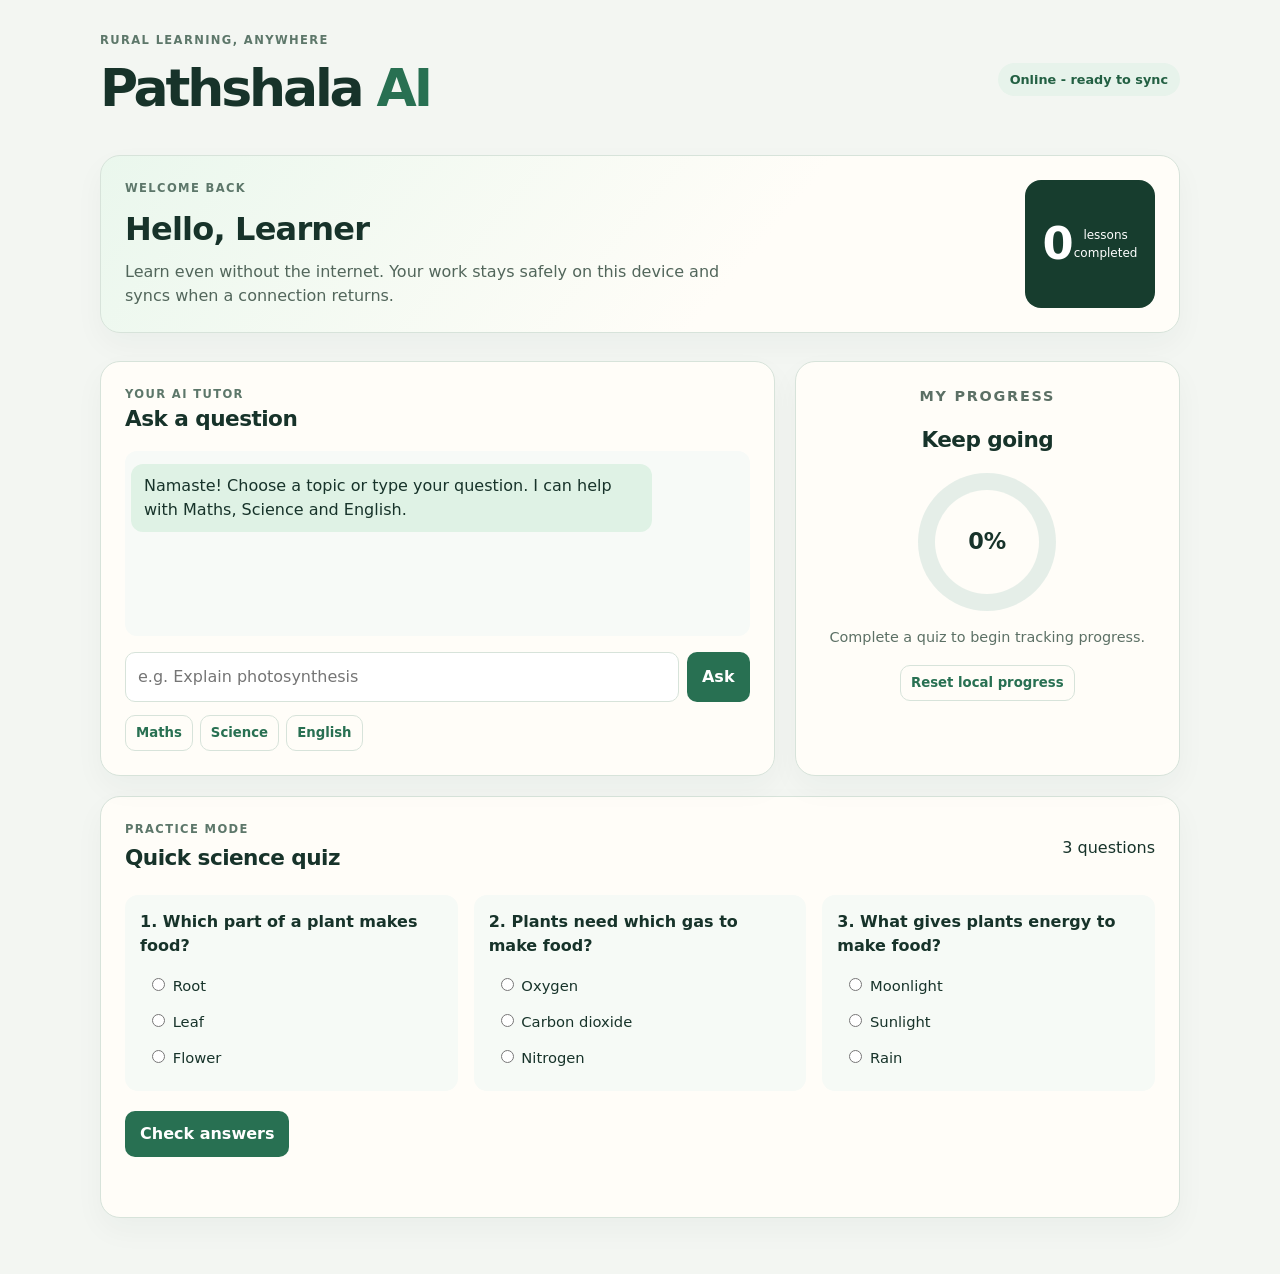
<file: industrial-project/index.html>
<!doctype html>
<html lang="en">
  <head>
    <meta charset="UTF-8" />
    <meta name="viewport" content="width=device-width, initial-scale=1.0" />
    <meta name="theme-color" content="#12372a" />
    <title>Pathshala AI - Offline Tutor</title>
    <link rel="manifest" href="manifest.webmanifest" />
    <link rel="stylesheet" href="styles.css" />
  </head>
  <body>
    <main class="app-shell">
      <header>
        <div>
          <p class="eyebrow">RURAL LEARNING, ANYWHERE</p>
          <h1>Pathshala <span>AI</span></h1>
        </div>
        <div class="connection" id="connectionStatus" aria-live="polite">Checking connection...</div>
      </header>

      <section class="hero card">
        <div>
          <p class="eyebrow">WELCOME BACK</p>
          <h2 id="studentGreeting">Hello, Learner</h2>
          <p>Learn even without the internet. Your work stays safely on this device and syncs when a connection returns.</p>
        </div>
        <div class="streak"><strong id="completedCount">0</strong><span>lessons<br />completed</span></div>
      </section>

      <section class="grid">
        <article class="card tutor-card">
          <p class="eyebrow">YOUR AI TUTOR</p>
          <h2>Ask a question</h2>
          <div class="chat" id="chat" aria-live="polite">
            <p class="message tutor">Namaste! Choose a topic or type your question. I can help with Maths, Science and English.</p>
          </div>
          <form id="questionForm">
            <label class="sr-only" for="question">Your question</label>
            <input id="question" autocomplete="off" placeholder="e.g. Explain photosynthesis" required />
            <button type="submit">Ask</button>
          </form>
          <div class="topic-pills">
            <button class="pill" data-question="Explain fractions with an example">Maths</button>
            <button class="pill" data-question="Explain photosynthesis simply">Science</button>
            <button class="pill" data-question="Help me make a sentence with beautiful">English</button>
          </div>
        </article>

        <aside class="card progress-card">
          <p class="eyebrow">MY PROGRESS</p>
          <h2>Keep going</h2>
          <div class="progress-ring"><span id="progressText">0%</span></div>
          <p id="progressNote">Complete a quiz to begin tracking progress.</p>
          <button class="secondary" id="resetProgress">Reset local progress</button>
        </aside>
      </section>

      <section class="card quiz-card">
        <div class="section-heading">
          <div><p class="eyebrow">PRACTICE MODE</p><h2>Quick science quiz</h2></div>
          <span id="quizStatus">3 questions</span>
        </div>
        <div id="quiz"></div>
        <button id="submitQuiz">Check answers</button>
        <p class="feedback" id="feedback" aria-live="polite"></p>
      </section>
    </main>
    <script src="app.js"></script>
  </body>
</html>
</file>
<file: industrial-project/styles.css>
:root { --ink:#17332a; --green:#287052; --mint:#e7f3eb; --paper:#fffdf8; --sun:#e8b548; --line:#d7e3da; }
* { box-sizing:border-box; } body { margin:0; background:#f3f6f2; color:var(--ink); font:16px/1.5 system-ui,-apple-system,"Segoe UI",sans-serif; }
.app-shell { width:min(1080px,calc(100% - 32px)); margin:0 auto; padding:32px 0 56px; } header,.section-heading { display:flex; justify-content:space-between; align-items:center; gap:16px; } h1,h2,p { margin:0; } h1 { font-size:clamp(2rem,5vw,3.25rem); letter-spacing:-.06em; } h1 span { color:var(--green); } h2 { font-size:1.35rem; letter-spacing:-.025em; } .eyebrow { font-size:.72rem; font-weight:800; letter-spacing:.12em; color:#5d776a; } .connection { border-radius:999px; padding:7px 12px; font-size:.8rem; font-weight:700; background:var(--mint); color:#236043; }.connection.offline { background:#fff1cf; color:#825d13; }
.card { background:var(--paper); border:1px solid var(--line); border-radius:20px; padding:24px; box-shadow:0 12px 30px #183f2b0a; } .hero { margin:28px 0; display:flex; justify-content:space-between; gap:24px; background:linear-gradient(130deg,#eaf7ed,#fffdf8 60%); } .hero h2 { font-size:2rem; margin:7px 0; } .hero p:not(.eyebrow) { max-width:610px; color:#52665b; } .streak { min-width:130px; display:flex; align-items:center; justify-content:center; border-radius:16px; background:#173d2e; color:white; text-align:center; }.streak strong { display:block; font-size:2.8rem; line-height:1; }.streak span { font-size:.75rem; }
.grid { display:grid; grid-template-columns:1.75fr 1fr; gap:20px; }.chat { height:185px; overflow:auto; margin:16px 0; padding:6px; background:#f7faf7; border-radius:12px; }.message { width:fit-content; max-width:85%; padding:10px 13px; margin:7px 0; border-radius:12px; }.tutor { background:#dff2e5; }.student { margin-left:auto; background:#e7eef7; }.tutor-card form { display:flex; gap:8px; } input { min-width:0; flex:1; padding:12px; border:1px solid var(--line); border-radius:10px; font:inherit; } button { border:0; cursor:pointer; border-radius:10px; padding:11px 15px; background:var(--green); color:white; font:inherit; font-weight:750; } button:hover { filter:brightness(.94); }.topic-pills { display:flex; gap:7px; margin-top:13px; }.pill,.secondary { background:transparent; border:1px solid var(--line); color:var(--green); font-size:.83rem; padding:7px 10px; }.progress-card { text-align:center; }.progress-card h2 { margin:5px 0 16px; }.progress-ring { width:138px; aspect-ratio:1; display:grid; place-items:center; margin:4px auto 16px; border-radius:50%; background:conic-gradient(var(--green) var(--progress,0%),#e5eee8 0); }.progress-ring::before { content:""; width:104px; aspect-ratio:1; border-radius:50%; background:var(--paper); grid-area:1/1; }.progress-ring span { grid-area:1/1; z-index:1; font-weight:800; font-size:1.4rem; }.progress-card p { color:#5c7065; font-size:.9rem; margin-bottom:17px; }
.quiz-card { margin-top:20px; }.quiz-card h2 { margin-top:4px; }.quiz-card #quiz { display:grid; grid-template-columns:repeat(3,1fr); gap:16px; margin:20px 0; }.question { padding:15px; border-radius:13px; background:#f6faf6; }.question p { font-weight:700; margin-bottom:10px; }.choice { display:block; padding:7px; border-radius:7px; font-size:.92rem; }.choice:hover { background:#eaf4ed; }.feedback { min-height:24px; margin-top:12px; font-weight:700; }.sr-only { position:absolute; width:1px; height:1px; overflow:hidden; clip:rect(0,0,0,0); } 
@media (max-width:720px) { .app-shell { width:min(100% - 20px,1080px); padding-top:18px; }.grid,.quiz-card #quiz { grid-template-columns:1fr; }.hero { padding:19px; }.hero h2 { font-size:1.65rem; }.streak { min-width:105px; }.card { padding:18px; } header { align-items:flex-start; }.connection { text-align:center; } }
</file>
